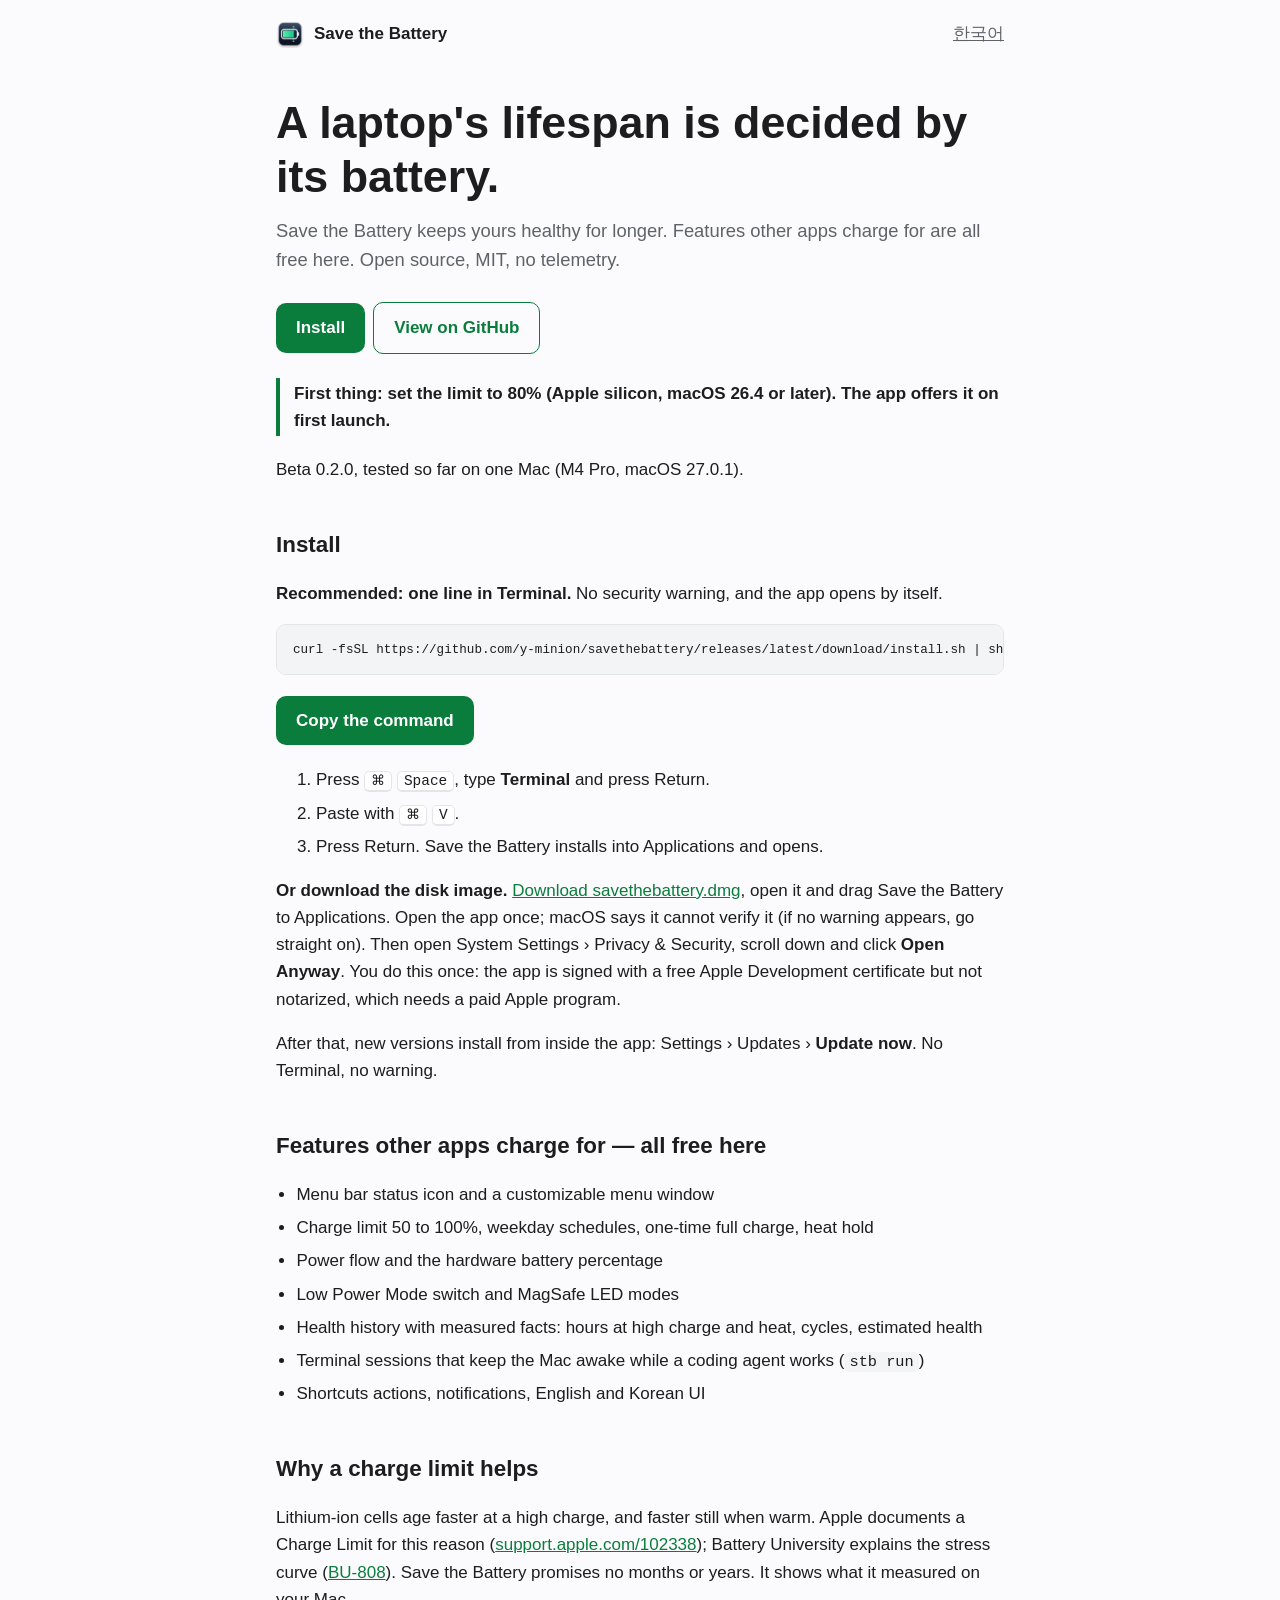
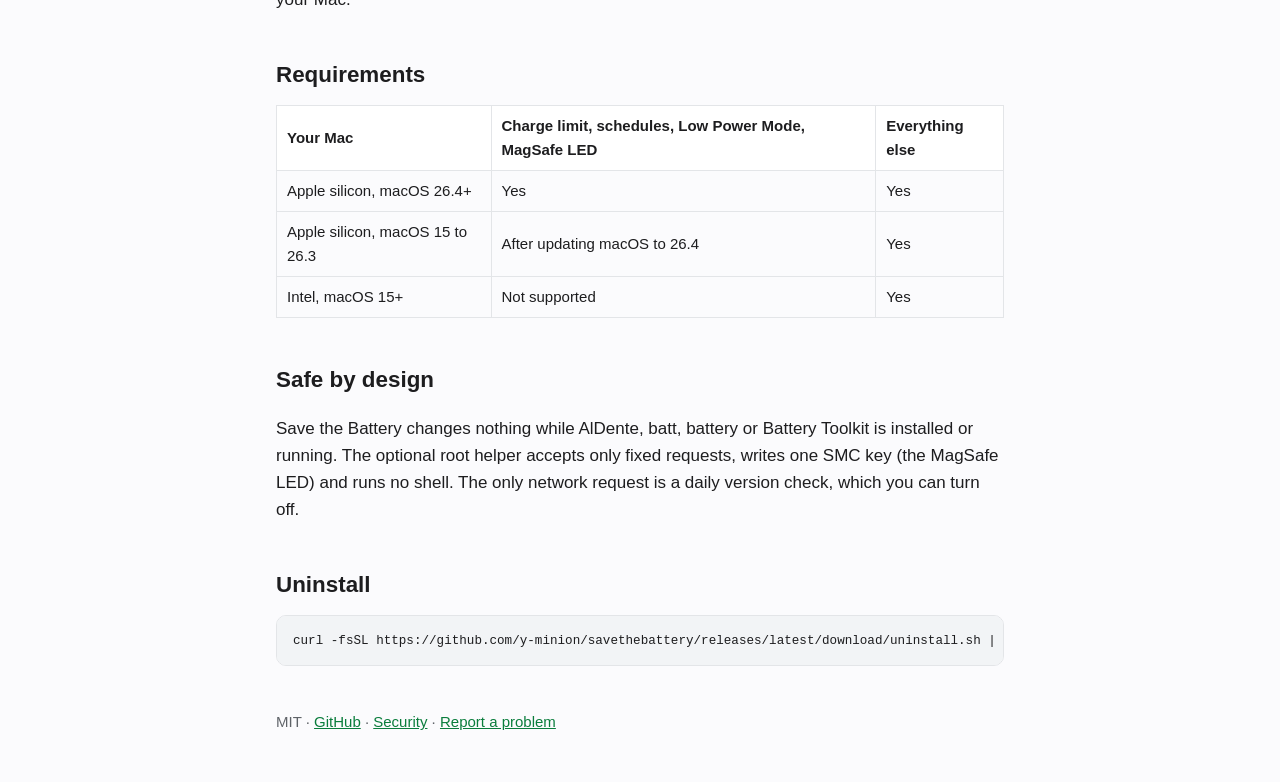
<file: site/index.html>
<!doctype html>
<html lang="en">
<head>
<meta charset="utf-8">
<meta name="viewport" content="width=device-width,initial-scale=1">
<title>Save the Battery</title>
<meta name="description" content="Free, open-source macOS battery care in the menu bar. Charge limit, schedules, health facts and more, all free.">
<link rel="stylesheet" href="style.css">
<link rel="icon" href="icon.png">
</head>
<body>
<header><span class="brand"><img src="icon.png" alt="" width="28" height="28">Save the Battery</span><a href="ko/">한국어</a></header>
<main>
<h1>A laptop's lifespan is decided by its battery.</h1>
<p class="lead">Save the Battery keeps yours healthy for longer. Features other apps charge for are all free here. Open source, MIT, no telemetry.</p>
<p><a class="btn" href="#install">Install</a><a class="btn alt" href="https://github.com/y-minion/savethebattery">View on GitHub</a></p>
<p class="first">First thing: set the limit to 80% (Apple silicon, macOS 26.4 or later). The app offers it on first launch.</p>
<p>Beta 0.2.0, tested so far on one Mac (M4 Pro, macOS 27.0.1).</p>

<h2 id="install">Install</h2>
<p><strong>Recommended: one line in Terminal.</strong> No security warning, and the app opens by itself.</p>
<pre><code id="cmd">curl -fsSL https://github.com/y-minion/savethebattery/releases/latest/download/install.sh | sh</code></pre>
<p><button class="btn" id="copy" type="button" data-label="Copy the command" data-done="Copied" data-fail="Select the line above and copy it">Copy the command</button></p>
<ol>
<li>Press <kbd>⌘</kbd> <kbd>Space</kbd>, type <strong>Terminal</strong> and press Return.</li>
<li>Paste with <kbd>⌘</kbd> <kbd>V</kbd>.</li>
<li>Press Return. Save the Battery installs into Applications and opens.</li>
</ol>
<p><strong>Or download the disk image.</strong> <a href="https://github.com/y-minion/savethebattery/releases/latest/download/savethebattery.dmg">Download savethebattery.dmg</a>, open it and drag Save the Battery to Applications. Open the app once; macOS says it cannot verify it (if no warning appears, go straight on). Then open System Settings › Privacy &amp; Security, scroll down and click <strong>Open Anyway</strong>. You do this once: the app is signed with a free Apple Development certificate but not notarized, which needs a paid Apple program.</p>
<p>After that, new versions install from inside the app: Settings › Updates › <strong>Update now</strong>. No Terminal, no warning.</p>

<h2>Features other apps charge for — all free here</h2>
<ul>
<li>Menu bar status icon and a customizable menu window</li>
<li>Charge limit 50 to 100%, weekday schedules, one-time full charge, heat hold</li>
<li>Power flow and the hardware battery percentage</li>
<li>Low Power Mode switch and MagSafe LED modes</li>
<li>Health history with measured facts: hours at high charge and heat, cycles, estimated health</li>
<li>Terminal sessions that keep the Mac awake while a coding agent works (<code>stb run</code>)</li>
<li>Shortcuts actions, notifications, English and Korean UI</li>
</ul>

<h2>Why a charge limit helps</h2>
<p>Lithium-ion cells age faster at a high charge, and faster still when warm. Apple documents a Charge Limit for this reason (<a href="https://support.apple.com/102338">support.apple.com/102338</a>); Battery University explains the stress curve (<a href="https://batteryuniversity.com/article/bu-808-how-to-prolong-lithium-based-batteries">BU-808</a>). Save the Battery promises no months or years. It shows what it measured on your Mac.</p>

<h2>Requirements</h2>
<table>
<tr><th>Your Mac</th><th>Charge limit, schedules, Low Power Mode, MagSafe LED</th><th>Everything else</th></tr>
<tr><td>Apple silicon, macOS 26.4+</td><td>Yes</td><td>Yes</td></tr>
<tr><td>Apple silicon, macOS 15 to 26.3</td><td>After updating macOS to 26.4</td><td>Yes</td></tr>
<tr><td>Intel, macOS 15+</td><td>Not supported</td><td>Yes</td></tr>
</table>

<h2>Safe by design</h2>
<p>Save the Battery changes nothing while AlDente, batt, battery or Battery Toolkit is installed or running. The optional root helper accepts only fixed requests, writes one SMC key (the MagSafe LED) and runs no shell. The only network request is a daily version check, which you can turn off.</p>

<h2>Uninstall</h2>
<pre><code>curl -fsSL https://github.com/y-minion/savethebattery/releases/latest/download/uninstall.sh | sh</code></pre>
</main>
<footer>MIT · <a href="https://github.com/y-minion/savethebattery">GitHub</a> · <a href="https://github.com/y-minion/savethebattery/blob/main/SECURITY.md">Security</a> · <a href="https://github.com/y-minion/savethebattery/issues">Report a problem</a></footer>
<script>
document.getElementById('copy').addEventListener('click',async e=>{const b=e.currentTarget;try{await navigator.clipboard.writeText(document.getElementById('cmd').textContent);b.textContent=b.dataset.done}catch(_){b.textContent=b.dataset.fail}setTimeout(()=>{b.textContent=b.dataset.label},2500)});
</script>
</body>
</html>
</file>
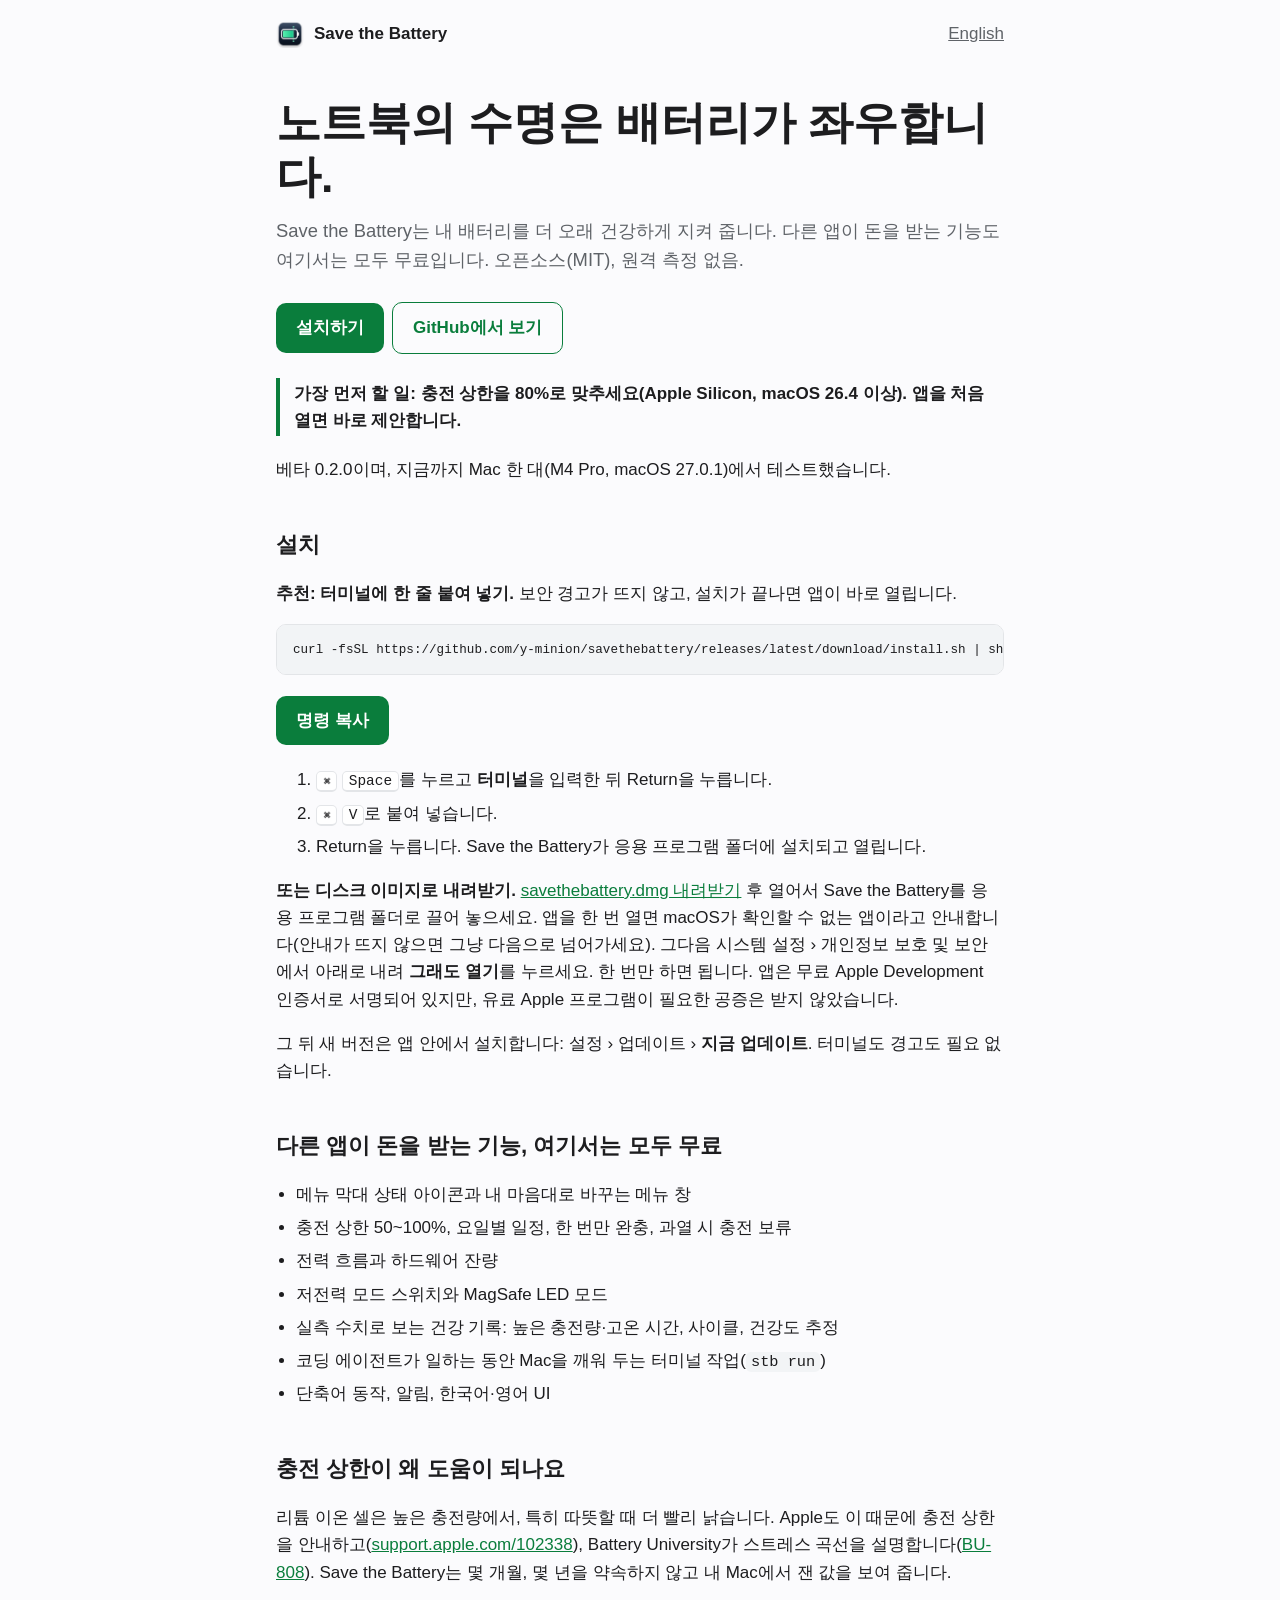
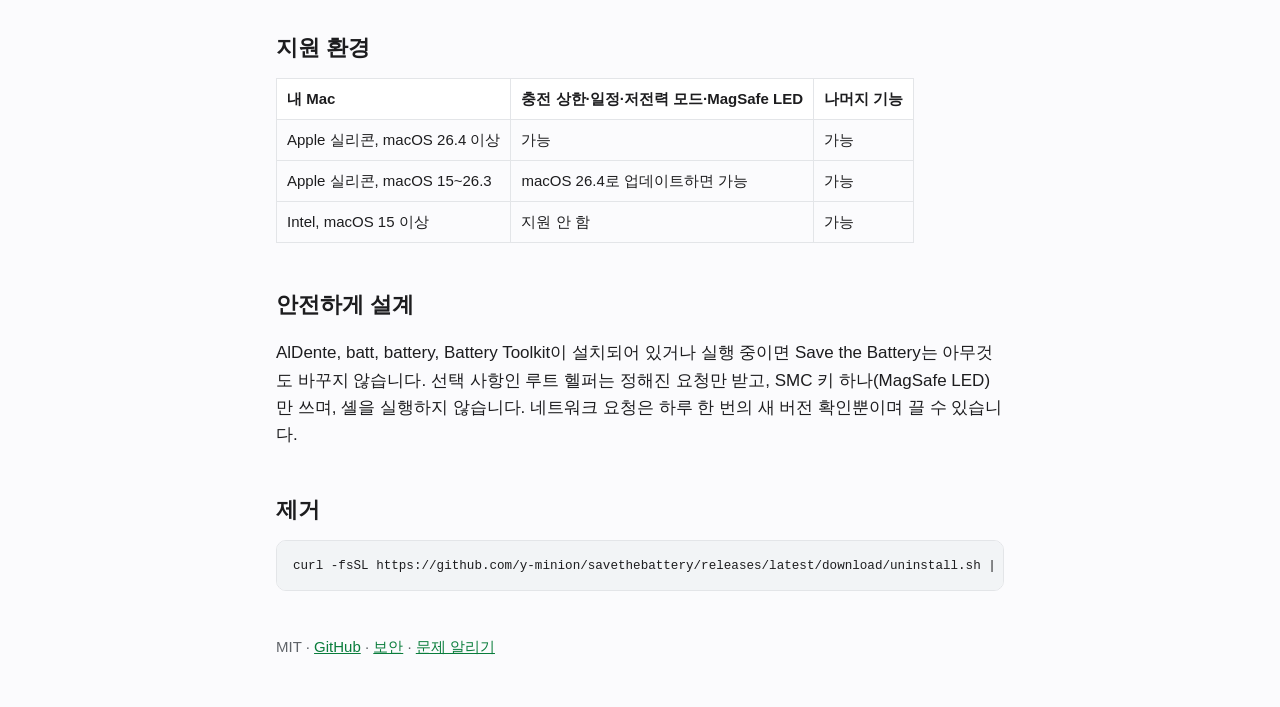
<file: site/ko/index.html>
<!doctype html>
<html lang="ko">
<head>
<meta charset="utf-8">
<meta name="viewport" content="width=device-width,initial-scale=1">
<title>Save the Battery</title>
<meta name="description" content="무료 오픈소스 macOS 메뉴 막대 배터리 관리. 충전 상한, 일정, 건강 수치까지 모두 무료입니다.">
<link rel="stylesheet" href="../style.css">
<link rel="icon" href="../icon.png">
</head>
<body>
<header><span class="brand"><img src="../icon.png" alt="" width="28" height="28">Save the Battery</span><a href="../">English</a></header>
<main>
<h1>노트북의 수명은 배터리가 좌우합니다.</h1>
<p class="lead">Save the Battery는 내 배터리를 더 오래 건강하게 지켜 줍니다. 다른 앱이 돈을 받는 기능도 여기서는 모두 무료입니다. 오픈소스(MIT), 원격 측정 없음.</p>
<p><a class="btn" href="#install">설치하기</a><a class="btn alt" href="https://github.com/y-minion/savethebattery">GitHub에서 보기</a></p>
<p class="first">가장 먼저 할 일: 충전 상한을 80%로 맞추세요(Apple Silicon, macOS 26.4 이상). 앱을 처음 열면 바로 제안합니다.</p>
<p>베타 0.2.0이며, 지금까지 Mac 한 대(M4 Pro, macOS 27.0.1)에서 테스트했습니다.</p>

<h2 id="install">설치</h2>
<p><strong>추천: 터미널에 한 줄 붙여 넣기.</strong> 보안 경고가 뜨지 않고, 설치가 끝나면 앱이 바로 열립니다.</p>
<pre><code id="cmd">curl -fsSL https://github.com/y-minion/savethebattery/releases/latest/download/install.sh | sh</code></pre>
<p><button class="btn" id="copy" type="button" data-label="명령 복사" data-done="복사했습니다" data-fail="위 줄을 선택해 복사하세요">명령 복사</button></p>
<ol>
<li><kbd>⌘</kbd> <kbd>Space</kbd>를 누르고 <strong>터미널</strong>을 입력한 뒤 Return을 누릅니다.</li>
<li><kbd>⌘</kbd> <kbd>V</kbd>로 붙여 넣습니다.</li>
<li>Return을 누릅니다. Save the Battery가 응용 프로그램 폴더에 설치되고 열립니다.</li>
</ol>
<p><strong>또는 디스크 이미지로 내려받기.</strong> <a href="https://github.com/y-minion/savethebattery/releases/latest/download/savethebattery.dmg">savethebattery.dmg 내려받기</a> 후 열어서 Save the Battery를 응용 프로그램 폴더로 끌어 놓으세요. 앱을 한 번 열면 macOS가 확인할 수 없는 앱이라고 안내합니다(안내가 뜨지 않으면 그냥 다음으로 넘어가세요). 그다음 시스템 설정 › 개인정보 보호 및 보안에서 아래로 내려 <strong>그래도 열기</strong>를 누르세요. 한 번만 하면 됩니다. 앱은 무료 Apple Development 인증서로 서명되어 있지만, 유료 Apple 프로그램이 필요한 공증은 받지 않았습니다.</p>
<p>그 뒤 새 버전은 앱 안에서 설치합니다: 설정 › 업데이트 › <strong>지금 업데이트</strong>. 터미널도 경고도 필요 없습니다.</p>

<h2>다른 앱이 돈을 받는 기능, 여기서는 모두 무료</h2>
<ul>
<li>메뉴 막대 상태 아이콘과 내 마음대로 바꾸는 메뉴 창</li>
<li>충전 상한 50~100%, 요일별 일정, 한 번만 완충, 과열 시 충전 보류</li>
<li>전력 흐름과 하드웨어 잔량</li>
<li>저전력 모드 스위치와 MagSafe LED 모드</li>
<li>실측 수치로 보는 건강 기록: 높은 충전량·고온 시간, 사이클, 건강도 추정</li>
<li>코딩 에이전트가 일하는 동안 Mac을 깨워 두는 터미널 작업(<code>stb run</code>)</li>
<li>단축어 동작, 알림, 한국어·영어 UI</li>
</ul>

<h2>충전 상한이 왜 도움이 되나요</h2>
<p>리튬 이온 셀은 높은 충전량에서, 특히 따뜻할 때 더 빨리 낡습니다. Apple도 이 때문에 충전 상한을 안내하고(<a href="https://support.apple.com/102338">support.apple.com/102338</a>), Battery University가 스트레스 곡선을 설명합니다(<a href="https://batteryuniversity.com/article/bu-808-how-to-prolong-lithium-based-batteries">BU-808</a>). Save the Battery는 몇 개월, 몇 년을 약속하지 않고 내 Mac에서 잰 값을 보여 줍니다.</p>

<h2>지원 환경</h2>
<table>
<tr><th>내 Mac</th><th>충전 상한·일정·저전력 모드·MagSafe LED</th><th>나머지 기능</th></tr>
<tr><td>Apple 실리콘, macOS 26.4 이상</td><td>가능</td><td>가능</td></tr>
<tr><td>Apple 실리콘, macOS 15~26.3</td><td>macOS 26.4로 업데이트하면 가능</td><td>가능</td></tr>
<tr><td>Intel, macOS 15 이상</td><td>지원 안 함</td><td>가능</td></tr>
</table>

<h2>안전하게 설계</h2>
<p>AlDente, batt, battery, Battery Toolkit이 설치되어 있거나 실행 중이면 Save the Battery는 아무것도 바꾸지 않습니다. 선택 사항인 루트 헬퍼는 정해진 요청만 받고, SMC 키 하나(MagSafe LED)만 쓰며, 셸을 실행하지 않습니다. 네트워크 요청은 하루 한 번의 새 버전 확인뿐이며 끌 수 있습니다.</p>

<h2>제거</h2>
<pre><code>curl -fsSL https://github.com/y-minion/savethebattery/releases/latest/download/uninstall.sh | sh</code></pre>
</main>
<footer>MIT · <a href="https://github.com/y-minion/savethebattery">GitHub</a> · <a href="https://github.com/y-minion/savethebattery/blob/main/SECURITY.md">보안</a> · <a href="https://github.com/y-minion/savethebattery/issues">문제 알리기</a></footer>
<script>
document.getElementById('copy').addEventListener('click',async e=>{const b=e.currentTarget;try{await navigator.clipboard.writeText(document.getElementById('cmd').textContent);b.textContent=b.dataset.done}catch(_){b.textContent=b.dataset.fail}setTimeout(()=>{b.textContent=b.dataset.label},2500)});
</script>
</body>
</html>
</file>
<file: site/style.css>
:root{--bg:#fbfbfd;--fg:#1d1d1f;--mute:#5f6368;--card:#fff;--line:#e3e5e8;--accent:#0a7d3c;--code:#f2f4f6}
@media(prefers-color-scheme:dark){:root{--bg:#111315;--fg:#f2f3f4;--mute:#a3a9b0;--card:#1a1d20;--line:#2a2e33;--accent:#4cd07d;--code:#202428}}
*{box-sizing:border-box}
body{margin:0;background:var(--bg);color:var(--fg);font:17px/1.6 -apple-system,BlinkMacSystemFont,"Helvetica Neue","Apple SD Gothic Neo",sans-serif}
main,header,footer{max-width:760px;margin:0 auto;padding:0 16px}
header{display:flex;justify-content:space-between;align-items:center;padding-top:20px;padding-bottom:8px;font-weight:600}
header a{font-weight:400;color:var(--mute)}
.brand{display:flex;align-items:center;gap:10px}.brand img{border-radius:6px}
a{color:var(--accent)}
h1{font-size:clamp(1.9rem,6vw,2.8rem);line-height:1.2;margin:40px 0 12px}
h2{font-size:1.4rem;margin:44px 0 12px}
p.lead{font-size:1.15rem;color:var(--mute);margin:0 0 24px}
pre{background:var(--code);border:1px solid var(--line);border-radius:10px;padding:14px 16px;overflow-x:auto;font:14px/1.5 ui-monospace,SFMono-Regular,Menlo,monospace;margin:12px 0}
code{font:0.9em ui-monospace,SFMono-Regular,Menlo,monospace;background:var(--code);padding:1px 5px;border-radius:5px}
pre code{background:none;padding:0}
.btn{display:inline-block;background:var(--accent);color:#fff;text-decoration:none;font-weight:600;padding:11px 20px;border-radius:10px;margin:4px 8px 4px 0}
@media(prefers-color-scheme:dark){.btn{color:#08210f}}
button.btn{border:0;font:inherit;font-weight:600;cursor:pointer}
kbd{font:0.85em ui-monospace,SFMono-Regular,Menlo,monospace;border:1px solid var(--line);border-bottom-width:2px;border-radius:5px;padding:1px 6px;background:var(--card)}
.btn.alt{background:none;color:var(--accent);border:1px solid var(--accent)}
.first{border-left:4px solid var(--accent);padding:2px 0 2px 14px;margin:20px 0;font-weight:600}
ul{padding-left:1.2em}li{margin:6px 0}
table{border-collapse:collapse;width:100%;font-size:15px;display:block;overflow-x:auto}
th,td{border:1px solid var(--line);padding:8px 10px;text-align:left}
th{background:var(--card)}
footer{padding-top:32px;padding-bottom:48px;color:var(--mute);font-size:15px}
</file>
